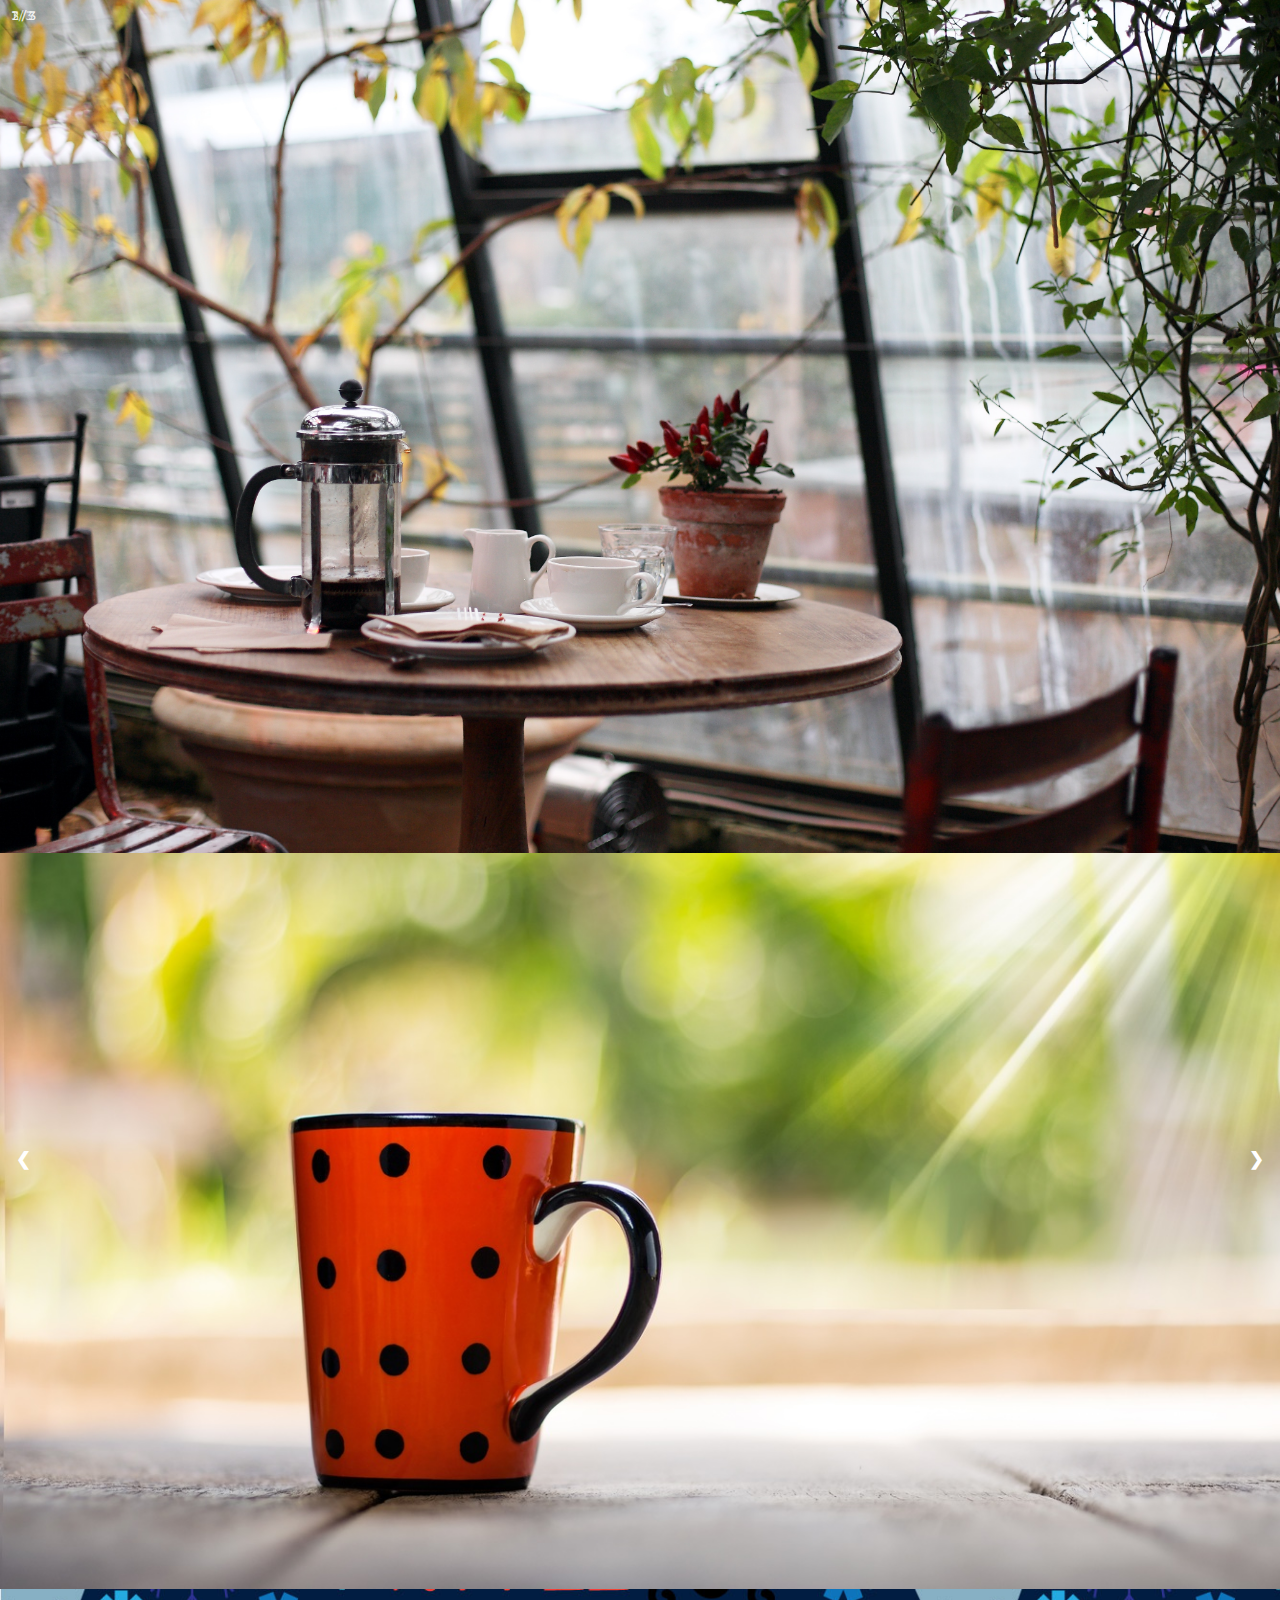
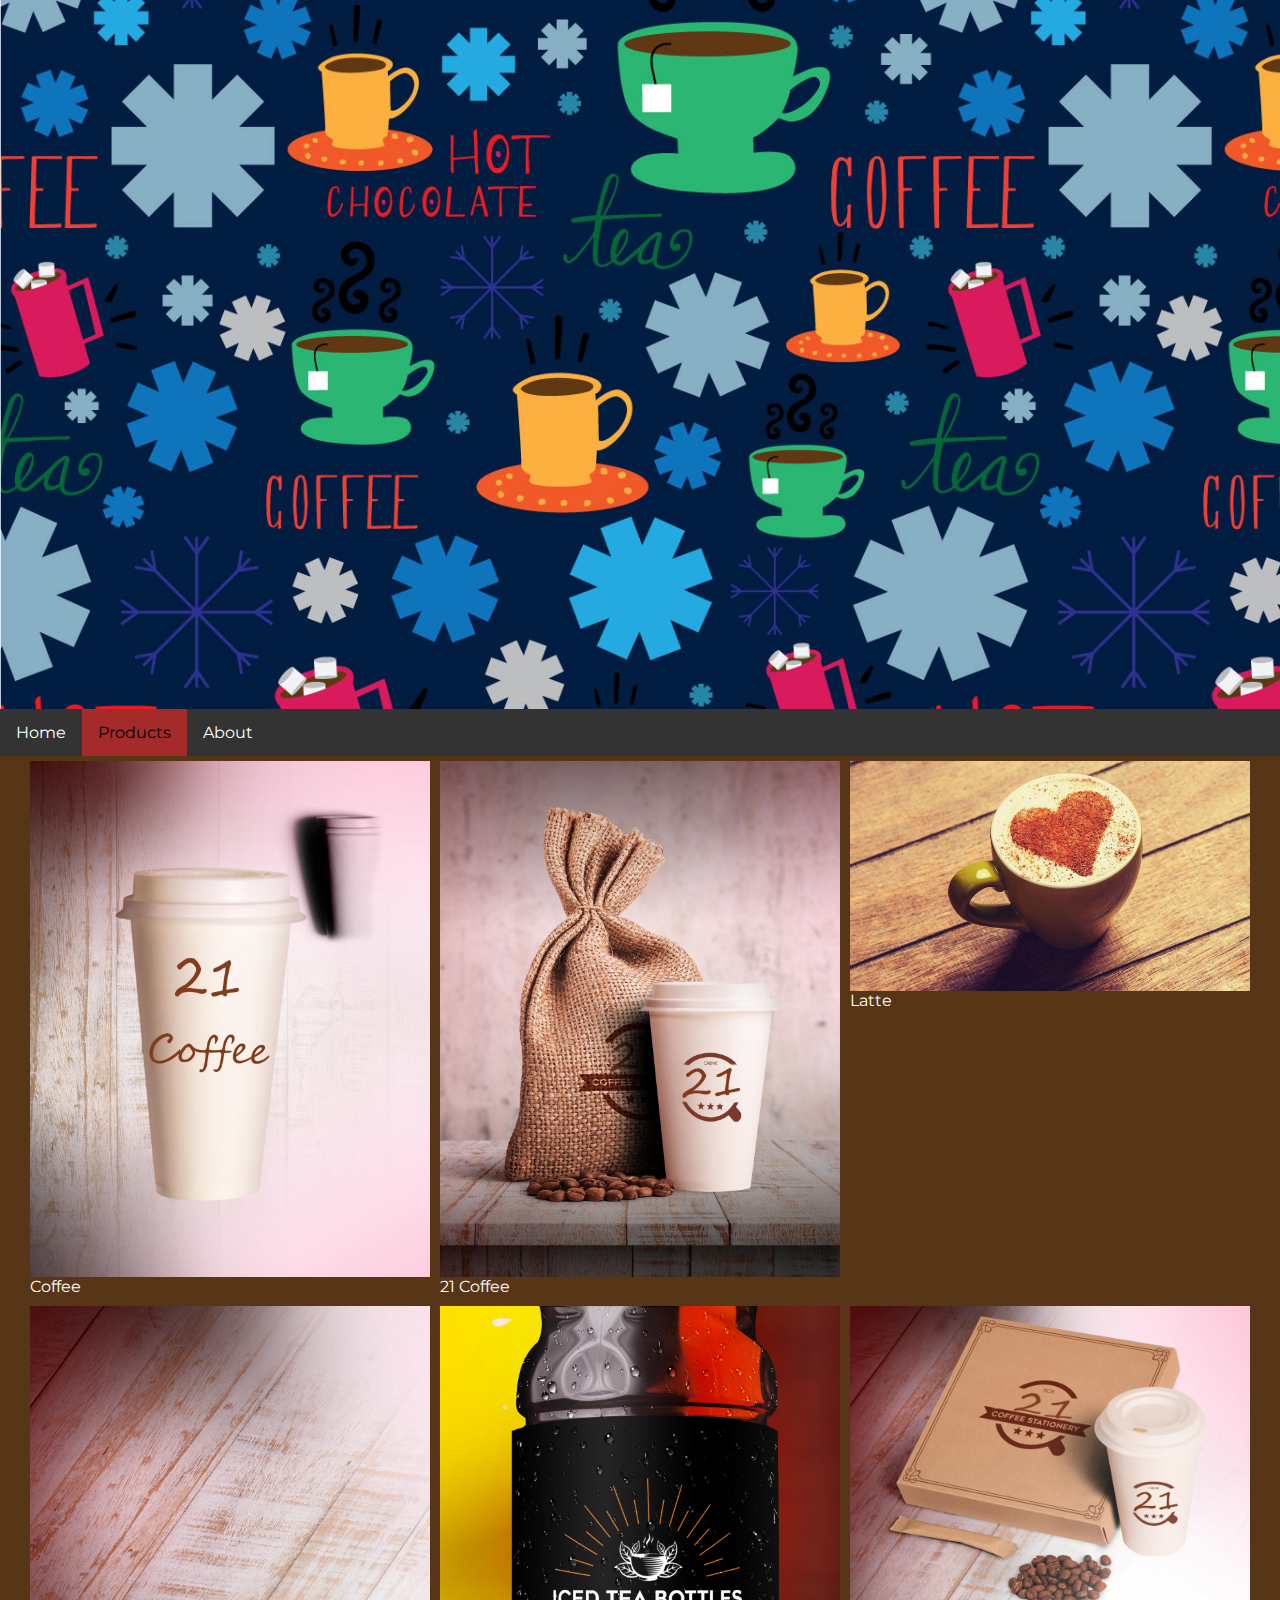
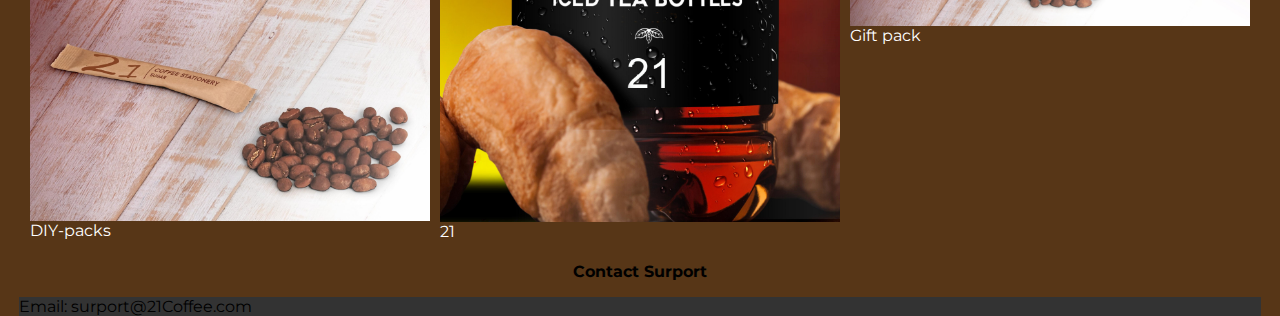
<file: products.html>
<!DOCTYPE html>
<html lang="en">
<head>
  <title>21 Coffee - Products Page</title>

  <meta charset="utf-8">
  <meta name="viewport" content="width=device-width, initial-scale=1">
  <meta name="authour" content="Samuel">
  <!--script type="text/javascript" src="mainscript.js"></script-->

  <link href="https://fonts.googleapis.com/css?family=Montserrat" rel="stylesheet">
  <link rel="stylesheet" type="text/css" href="style.css">
  <link rel="stylesheet" type="text/css" href="stylesheet2.css">

  <script src="script.js"></script>
</head>

<body>
  <!-- Slideshow container -->
  <div class="slideshow-container">

    <!-- Full-width images with number and caption text -->
    <div class="mySlides fade">
      <div class="numbertext">1 / 3</div>
      <img src="pc1.jpg" alt="picture here">
    </div>

    <div class="mySlides fade">
      <div class="numbertext">2 / 3</div>
      <img src="two.jpg" alt="picture here">
    </div>

    <div class="mySlides fade">
      <div class="numbertext">3 / 3</div>
      <img src="three.jpg" alt="picture here">
    </div>

    <!-- Next and previous buttons -->
    <a class="prev" onclick="plusSlides(-1)">&#10094;</a>
    <a class="next" onclick="plusSlides(1)">&#10095;</a>
  </div>

  <nav>
    <ul>
      <li><a href="index.html">Home</a></li>
      <li><a href="#products" class="active">Products</a></li>
      <li><a href="about.html">About</a></li>
    </ul>  
  </nav>

  <div class="flex-container">
    <div id="product1">
        <img src="asset2-1.jpg" alt="picture here">Coffee
    </div>
      <div id="product2">
        <img src="asset3-1.jpg" alt="picture here">21 Coffee
      </div>
      <div id="product3">
        <img src="asset7-1.jpg" alt="picture here">Latte
      </div>
      <div id="product4">
        <img src="asset5-1.jpg" alt="picture here">DIY-packs
      </div>
      <div id="product5">
        <img src="asset6-1.jpg" alt="picture here">21
      </div>
      <div id="product6">
        <img src="asset4-1.jpg" alt="picture here">Gift pack
      </div>
  </div>
  <footer>
    <p><strong>Contact Surport</strong></p>
      <ul>
      <li>Email: surport@21Coffee.com</li>
    </ul>
  </footer>
</body>
</html>
</file>
<file: style.css>
body{
	  font-family: 'Montserrat';
	  margin: 0;
	  background: #573617;
}

h1{
	font-weight: 400;
	font-size: 2.5rem;
	margin: 0;
}

h2{
	font-weight: 400;
	font-size: 1.2rem;
	text-transform: capitalize;
	margin: 0;

}

a{
	font-family: 'Montserrat','Ariel';
	text-decoration: none;
}

img{
	display: block;
	width: 100%;
}

main,  footer{
	margin: auto;
	justify-content: center;
	align-items: center;
	text-align: center;
	padding-left: 1.2rem;
	padding-right: 1.2rem;
}

#landing{
	background: #FFF;
}

#landing-text{
	display: flex;
	flex: 0 1 40vw;
	height: 50vh;
	justify-content: center;
	align-items: center;
	text-align: center;
	padding-left: 1rem;
	padding-right: 1rem;

}

#landing-image{
	background: url(https://source.unsplash.com/p7mK3BTrbIE);
	background-position: center;
	background-size: cover;
	background-repeat: no-repeat;
	height: 50vh;
	flex: 0 1 60vw;
	margin: 0;
	border: 0;
}

.btn{
	padding: 0.5rem 2rem;
	border: 1px #0ff solid;
	display: inline-block;
	margin: 2rem 0 0;
	border-radius: 25px;
	text-decoration: none;
	transition: background 300ms ease;
}

.btn:hover{
	background: #000;
	color: white;
	transition: color 100ms ease;
}

.viewport{
	clear: all;
}

.caption{
	padding: 0.8rem;
	text-align: center;
	background: #EFECE9;
}

ul {
    list-style-type: none;
    margin: 0;
    padding: 0;
    overflow: hidden;
    background-color: #333;
}

li {
    float: left;
}

li a {
    display: block;
    color: white;
    text-align: center;
    padding: 14px 16px;
    text-decoration: none;
}

li a:hover:not(.active) {
    background-color: #111;
}

nav ul li .active {
    background-color: brown;
}


.active {
	border-color: white;
	color: black;
}

.flex-container {
  display: flex;
  flex-wrap: wrap;
  justify-content: center;
  width: 100%;
}

.flex-container > div {
	min-width: 0;
	margin: 5px;
  	min-width: 0;
  	font-size: 0.5rem;
	color: white;
	font: inherit;
}

.flex-container > div > img {
	width: 400px;
	max-width: 100%;
	max-height: 600px
}

@media(min-width: 500px){
	#landing {
		display: flex;
		height: 100%;
	}

	#landing-text{
		height: 100vh;
	}

	#landing-image{
		height: 100vh;
	}
}
</file>
<file: stylesheet2.css>
* {box-sizing:border-box}

/* Slideshow container */
.slideshow-container {
  width: inherit;
  max-height: 80%;
  position: relative;
  margin: auto;
  overflow-wrap: all;
}

/* Next & previous buttons */
.prev, .next {
  cursor: pointer;
  position: absolute;
  top: 50%;
  width: auto;
  margin-top: -22px;
  padding: 16px;
  color: white;
  font-weight: bold;
  font-size: 18px;
  transition: 0.6s ease;
  border-radius: 0 3px 3px 0;
}

/* Position the "next button" to the right */
.next {
  right: 0;
  border-radius: 3px 0 0 3px;
}

.prev{
  left: 0;
}

/* On hover, add a black background color with a little bit see-through */
.display:hover{
  background-color: rgba(0,0,0,0.8);
}

/* Number text (1/3 etc) */
.numbertext {
  color: #f2f2f2;
  font-size: 12px;
  padding: 8px 12px;
  position: absolute;
  top: 0;
}

/* Fading animation */
.fade {
  -webkit-animation-name: fade;
  -webkit-animation-duration: 1.5s;
  animation-name: fade;
  animation-duration: 1.5s;
}

@-webkit-keyframes fade {
  from {opacity: .4} 
  to {opacity: 1}
}

@keyframes fade {
  from {opacity: .4} 
  to {opacity: 1}
}
</file>
